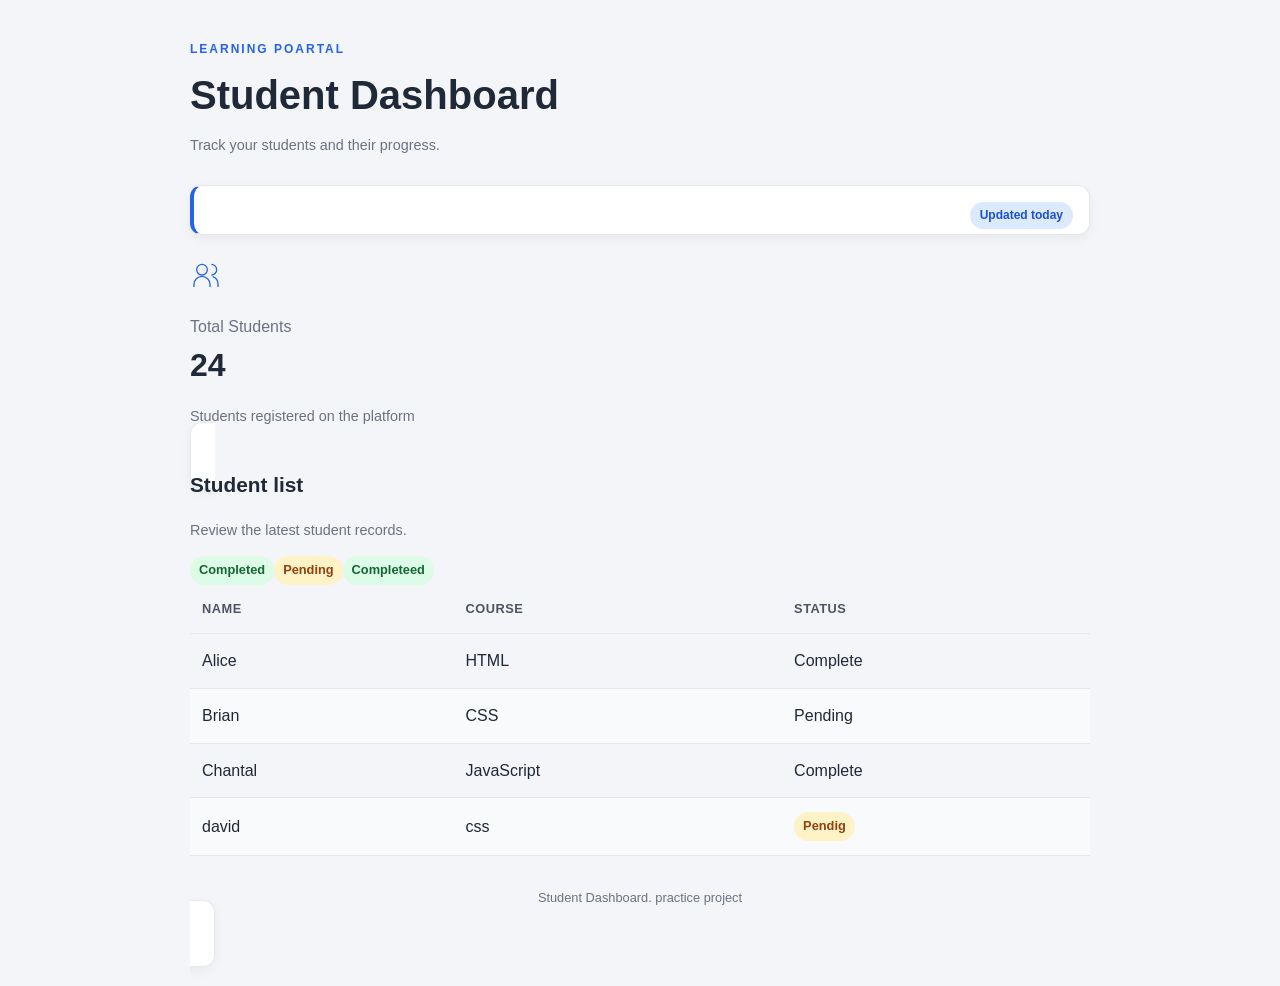
<file: Index.html>
<!DOCTYPE html>
<html lang="en">
    <head>
        <meta charset="UTF-8"/>
        <meta name="viewport" content="width=device-width,initial-scale=1.0"/>
        <title>Student Dashboard</title>
        <link rel="stylesheet" href="style.css"/>

    </head>
    <body>
        <main class="dashboard">
           <header class="page-header">
            <p class="eyebrow">LEARNING POARTAL</p>
            <h1>Student Dashboard</h1>
            <p class="subtitle">Track your students and their progress.</p>
            
           </header>

           <section class="card card--featured">
            <span class="badge">Updated today</span>
           </section>
     
        <svg 

            class="icon"
            viewbox="0 0 24 24"
            fill="none"
            stroke="currentColor" 
            aria-hidden="true"  
            >
          <circle cx="9" cy="8" r="4"/>
          <path d="M3 21v-2a6  6 0 0 1 12 0v2"/>
          <path d="M16 4a4  4  0 0 1 0 8 "/>
          <path d="M21 21v-2a6  6 0 0 0-4-5.7 "/>
          </svg>
          <p class="card-label">Total Students</p>
          <p class="total">24</p>
          <p class="helper">Students registered on the platform</p>
          
        </section>

     <section= class="card">
          <h2>Student list</h2>
          <p class="helper">Review the latest student records.</p>
          <div class="table-wrapper">

     <table>
    <thead>
        <tr>
            <th>Name</th>
            <th>Course</th>
            <th>Status</th>

        </tr>
    </thead>
    <tbody>
        <tr>
        <td>Alice</td>
        <td>HTML</td>
        <td>Complete</td><span class="status complete">Completed</span></td>

      </tr> 
            <tr>
        <td>Brian</td>
        <td>CSS</td>
        <td>Pending</td><span class="status pending">Pending</span></td>

      </tr>
      <tr>
        <td>Chantal</td>
        <td>JavaScript</td>
        <td>Complete</td><span class="status complete">Completeed</span></td>

      </tr>
      <tr>
        <td>david</td>
        <td>css</td>
        <td><span class="status pending">Pendig</span></td>
      </tr>
    </tbody>
     </table>
     </div>
     </section>
     <footer>
        <p>Student Dashboard. practice project</p>
     </footer>
     </main>
    </body>
</html>
</file>
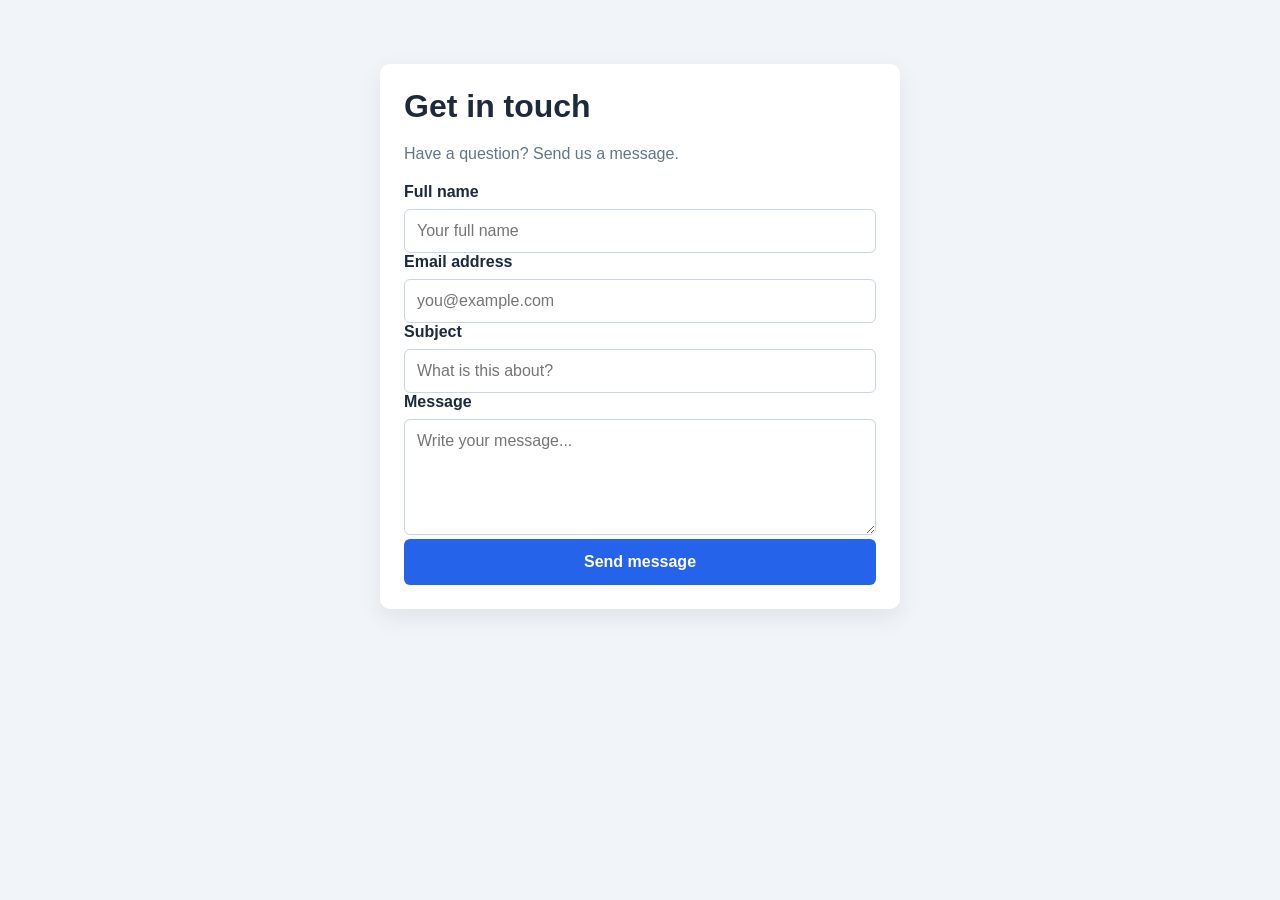
<file: Contact Form/index.html>
<!DOCTYPE html>
<html lang="en">
<head>
  <meta charset="UTF-8">
  <meta name="viewport" content="width=device-width, initial-scale=1.0">
  <title>Contact Form</title>
  <link rel="stylesheet" href="style.css">
</head>
<body>

  <main class="contact-card">
    <h1>Get in touch</h1>
    <p>Have a question? Send us a message.</p>

    <form action="#" method="get">
      <label for="name">Full name</label>
      <input
        type="text"
        id="name"
        name="name"
        placeholder="Your full name"
        required
        minlength="2"
      >

      <label for="email">Email address</label>
      <input
        type="email"
        id="email"
        name="email"
        placeholder="you@example.com"
        required
      >

      <label for="subject">Subject</label>
      <input
        type="text"
        id="subject"
        name="subject"
        placeholder="What is this about?"
        required
      >

      <label for="message">Message</label>
      <textarea
        id="message"
        name="message"
        rows="5"
        placeholder="Write your message..."
        required
        minlength="10"
      ></textarea>

      <button type="submit">Send message</button>
    </form>
  </main>

</body>
</html>
</file>
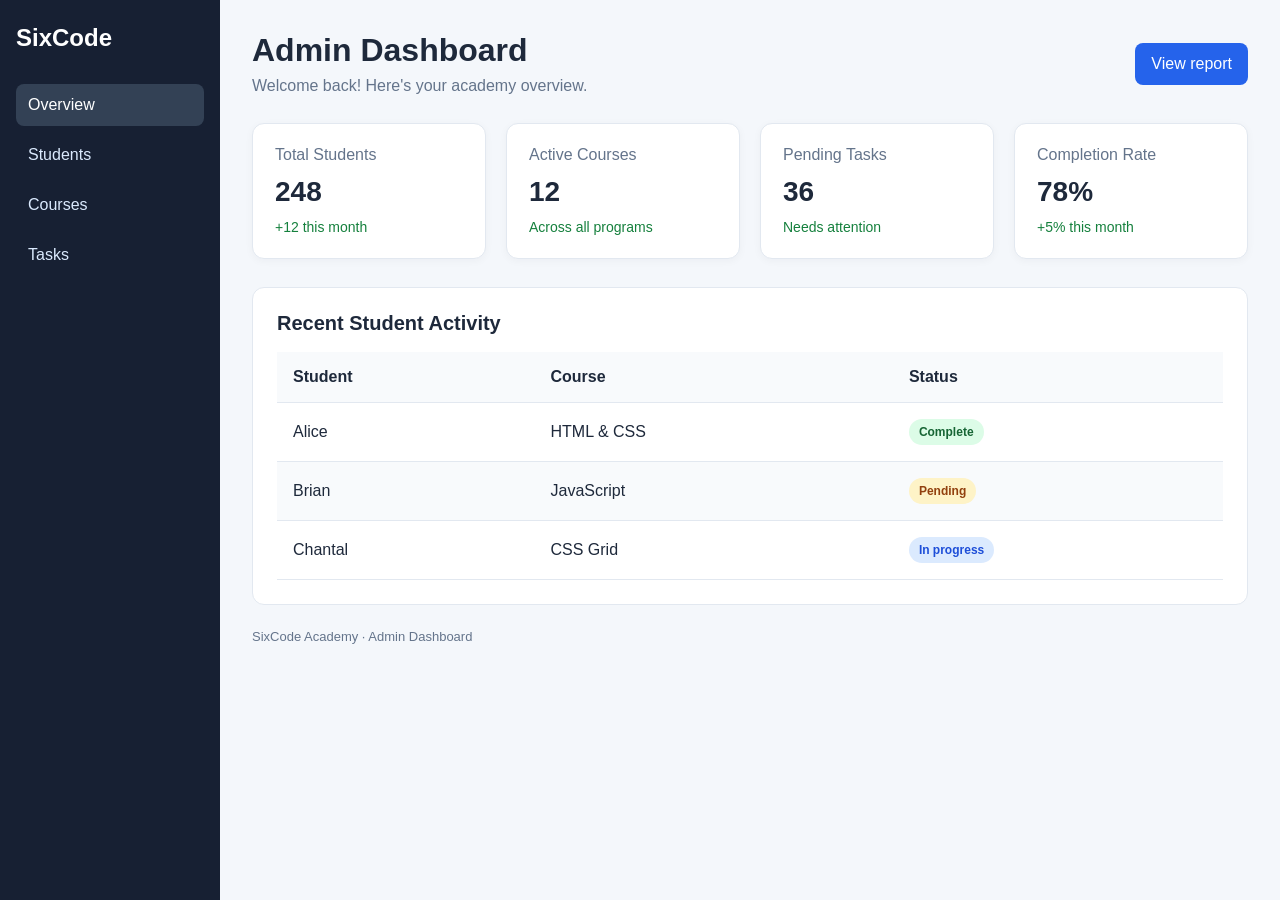
<file: SixCode Admin Dashboard/index.html>
<!DOCTYPE html>
<html lang="en">
<head>
  <meta charset="UTF-8">
  <meta name="viewport" content="width=device-width, initial-scale=1.0">
  <title>SixCode Admin Dashboard</title>
  <link rel="stylesheet" href="style.css">
</head>
<body>

  <div class="dashboard-layout">

    <aside class="sidebar">
      <h2>SixCode</h2>
      <nav aria-label="Main navigation">
        <a href="#overview" class="active">Overview</a>
        <a href="#students">Students</a>
        <a href="#courses">Courses</a>
        <a href="#tasks">Tasks</a>
      </nav>
    </aside>

    <main class="main-content" id="overview">

      <header class="topbar">
        <div>
          <h1>Admin Dashboard</h1>
          <p>Welcome back! Here's your academy overview.</p>
        </div>
        <button type="button">View report</button>
      </header>

      <section class="dashboard-cards" aria-label="Summary">
        <article class="card">
          <p>Total Students</p>
          <h2>248</h2>
          <span>+12 this month</span>
        </article>

        <article class="card">
          <p>Active Courses</p>
          <h2>12</h2>
          <span>Across all programs</span>
        </article>

        <article class="card">
          <p>Pending Tasks</p>
          <h2>36</h2>
          <span>Needs attention</span>
        </article>

        <article class="card">
          <p>Completion Rate</p>
          <h2>78%</h2>
          <span>+5% this month</span>
        </article>
      </section>

      <section class="activity-panel" id="students">
        <h2>Recent Student Activity</h2>

        <div class="table-wrapper">
          <table>
            <thead>
              <tr>
                <th scope="col">Student</th>
                <th scope="col">Course</th>
                <th scope="col">Status</th>
              </tr>
            </thead>
            <tbody>
              <tr>
                <td>Alice</td>
                <td>HTML & CSS</td>
                <td><span class="status complete">Complete</span></td>
              </tr>
              <tr>
                <td>Brian</td>
                <td>JavaScript</td>
                <td><span class="status pending">Pending</span></td>
              </tr>
              <tr>
                <td>Chantal</td>
                <td>CSS Grid</td>
                <td><span class="status progress">In progress</span></td>
              </tr>
            </tbody>
          </table>
        </div>
      </section>

      <footer>
        SixCode Academy · Admin Dashboard
      </footer>

    </main>
  </div>

</body>
</html>
</file>
<file: style.css>
body {
  margin: 0;
  font-family: Arial, sans-serif;
  background: #f3f5f9;
  color: #1f2937;
  line-height: 1.6;
}

.dashboard {
  width: calc(100% - 32px);
  max-width: 900px;
  margin: 40px auto;
}


.page-header {
  margin-bottom: 28px;
}

.eyebrow {
  color: #2563eb;
  font-size: 0.75rem;
  font-weight: 700;
  letter-spacing: 2px;
}

h1 {
  font-size: clamp(1.8rem, 4vw, 2.5rem);
  line-height: 1.2;
  margin: 8px 0;
}

h2 {
  font-size: 1.3rem;
  margin-top: 0;
}

.subtitle,
.helper {
  color: #6b7280;
  font-size: 0.9rem;
}

.subtitle {
  margin-bottom: 0;
}


.card {
  position: relative;
  background: white;
  padding: 24px;
  margin-bottom: 24px;
  border: 1px solid #e5e7eb;
  border-radius: 12px;
  box-shadow: 0 4px 12px rgb(0 0 0 / 5%);
}


.dashboard > .card {
  transition: box-shadow 0.2s ease;
}

.dashboard > .card:hover {
  box-shadow: 0 8px 20px rgb(0 0 0 / 8%);
}

.card--featured {
  border-left: 4px solid #2563eb;
}

.icon {
  width: 32px;
  height: 32px;
  color: #2563eb;
}

.card-label {
  color: #6b7280;
  margin-bottom: 0;
}

.total {
  font-size: 2rem;
  font-weight: 700;
  margin: 0;
}

.badge {
  position: absolute;
  top: 16px;
  right: 16px;
  background: #dbeafe;
  color: #1d4ed8;
  padding: 4px 10px;
  border-radius: 20px;
  font-size: 0.75rem;
  font-weight: 600;
}


.table-wrapper {
  overflow-x: auto;
}

table {
  width: 100%;
  border-collapse: collapse;
  text-align: left;
}

th,
td {
  padding: 14px 12px;
  border-bottom: 1px solid #e5e7eb;
}

th {
  color: #4b5563;
  font-size: 0.8rem;
  text-transform: uppercase;
  letter-spacing: 0.5px;
}

tbody tr:nth-child(even) {
  background: #f9fafb;
}

tbody tr:hover {
  background: #eff6ff;
}


.status:not(.complete) {
  background: #fef3c7;
  color: #92400e;
}

.status.complete {
  background: #dcfce7;
  color: #166534;
}

.status {
  display: inline-block;
  padding: 4px 9px;
  border-radius: 20px;
  font-size: 0.8rem;
  font-weight: 600;
}


footer {
  text-align: center;
  color: #6b7280;
  font-size: 0.8rem;
  margin-top: 32px;
}


@media (max-width: 480px) {
  .dashboard {
    margin-top: 24px;
  }

  .card {
    padding: 18px;
  }

  .badge {
    top: 12px;
    right: 12px;
  }

  th,
  td {
    padding: 10px 8px;
  }
}
</file>
<file: Contact Form/style.css>
:root {
  --color-primary: #2563eb;
  --color-primary-hover: #1d4ed8;
  --color-text: #1e293b;
  --color-muted: #64748b;
  --color-border: #cbd5e1;
  --color-background: #f1f5f9;
  --color-surface: #ffffff;

  --space-sm: 8px;
  --space-md: 16px;
  --space-lg: 24px;

  --radius-md: 10px;
}


* {
  box-sizing: border-box;
}

body {
  margin: 0;
  padding: var(--space-lg);
  min-height: 100vh;
  font-family: Arial, sans-serif;
  color: var(--color-text);
  background: var(--color-background);
}


.contact-card {
  width: 100%;
  max-width: 520px;
  margin: 40px auto;
  padding: var(--space-lg);
  background: var(--color-surface);
  border-radius: var(--radius-md);
  box-shadow: 0 8px 24px rgb(15 23 42 / 8%);
}

.contact-card h1 {
  margin-top: 0;
  margin-bottom: var(--space-sm);
}

.contact-card p {
  color: var(--color-muted);
  line-height: 1.6;
}


.form-group {
  margin-bottom: var(--space-lg);
}

label {
  display: block;
  margin-bottom: var(--space-sm);
  font-weight: 600;
}

input,
textarea {
  width: 100%;
  padding: 12px;
  border: 1px solid var(--color-border);
  border-radius: 6px;
  font: inherit;
}

textarea {
  resize: vertical;
}


input:focus-visible,
textarea:focus-visible,
button:focus-visible {
  outline: 3px solid #93c5fd;
  outline-offset: 2px;
}

input:focus,
textarea:focus {
  border-color: var(--color-primary);
}


button {
  width: 100%;
  padding: 14px;
  border: none;
  border-radius: 6px;
  background: var(--color-primary);
  color: white;
  font: inherit;
  font-weight: 600;
  cursor: pointer;
  transition: background 0.2s ease;
}

button:hover {
  background: var(--color-primary-hover);
}

@media (max-width: 480px) {
  body {
    padding: var(--space-md);
  }

  .contact-card {
    margin: var(--space-md) auto;
    padding: var(--space-md);
  }
}
</file>
<file: SixCode Admin Dashboard/style.css>
:root {
  --primary: #2563eb;
  --sidebar: #172033;
  --page-bg: #f4f7fb;
  --surface: #ffffff;
  --text: #1e293b;
  --muted: #64748b;
  --border: #e2e8f0;
  --green: #15803d;
}


* {
  box-sizing: border-box;
}

body {
  margin: 0;
  font-family: Arial, sans-serif;
  color: var(--text);
  background: var(--page-bg);
}

h1, h2, p {
  margin-top: 0;
}


.dashboard-layout {
  display: grid;
  grid-template-columns: 220px minmax(0, 1fr);
  grid-template-areas: "sidebar main";
  min-height: 100vh;
}

.sidebar {
  grid-area: sidebar;
  background: var(--sidebar);
  color: white;
  padding: 24px 16px;
}

.sidebar h2 {
  margin-bottom: 32px;
}

.sidebar nav {
  display: flex;
  flex-direction: column;
  gap: 8px;
}

.sidebar a {
  color: #dbeafe;
  text-decoration: none;
  padding: 12px;
  border-radius: 8px;
}

.sidebar a:hover,
.sidebar a.active {
  background: #334155;
  color: white;
}


.main-content {
  grid-area: main;
  min-width: 0;
  padding: 32px;
}


.topbar {
  display: flex;
  align-items: center;
  justify-content: space-between;
  gap: 16px;
  margin-bottom: 28px;
}

.topbar h1 {
  margin-bottom: 8px;
  font-size: clamp(1.5rem, 3vw, 2rem);
}

.topbar p {
  color: var(--muted);
  margin-bottom: 0;
}

button {
  border: none;
  border-radius: 8px;
  background: var(--primary);
  color: white;
  padding: 12px 16px;
  font: inherit;
  cursor: pointer;
}

button:hover {
  background: #1d4ed8;
}

.dashboard-cards {
  display: grid;
  grid-template-columns:
    repeat(auto-fit, minmax(min(100%, 200px), 1fr));
  gap: 20px;
  margin-bottom: 28px;
}

.card {
  background: var(--surface);
  padding: 22px;
  border: 1px solid var(--border);
  border-radius: 12px;
  box-shadow: 0 2px 8px rgb(15 23 42 / 4%);
}

.card p {
  color: var(--muted);
  margin-bottom: 12px;
}

.card h2 {
  font-size: 28px;
  margin-bottom: 10px;
}

.card span {
  color: var(--green);
  font-size: 14px;
}


.activity-panel {
  background: var(--surface);
  padding: 24px;
  border-radius: 12px;
  border: 1px solid var(--border);
}

.activity-panel h2 {
  font-size: 20px;
}


.table-wrapper {
  overflow-x: auto;
}

table {
  width: 100%;
  border-collapse: collapse;
  text-align: left;
}

th, td {
  padding: 16px;
  border-bottom: 1px solid var(--border);
}

th {
  background: #f8fafc;
}

tbody tr:nth-child(even) {
  background: #f8fafc;
}

tbody tr:hover {
  background: #eff6ff;
}

.status {
  display: inline-block;
  padding: 6px 10px;
  border-radius: 20px;
  font-size: 12px;
  font-weight: 700;
}

.complete {
  background: #dcfce7;
  color: #166534;
}

.pending {
  background: #fef3c7;
  color: #92400e;
}

.progress {
  background: #dbeafe;
  color: #1d4ed8;
}

footer {
  color: var(--muted);
  font-size: 13px;
  padding-top: 24px;
}


@media (max-width: 760px) {
  .dashboard-layout {
    grid-template-columns: minmax(0, 1fr);
    grid-template-areas:
      "sidebar"
      "main";
  }

  .sidebar nav {
    flex-direction: row;
    flex-wrap: wrap;
  }

  .sidebar h2 {
    margin-bottom: 16px;
  }

  .main-content {
    padding: 20px 16px;
  }

  .topbar {
    align-items: flex-start;
    flex-direction: column;
  }
}
</file>
